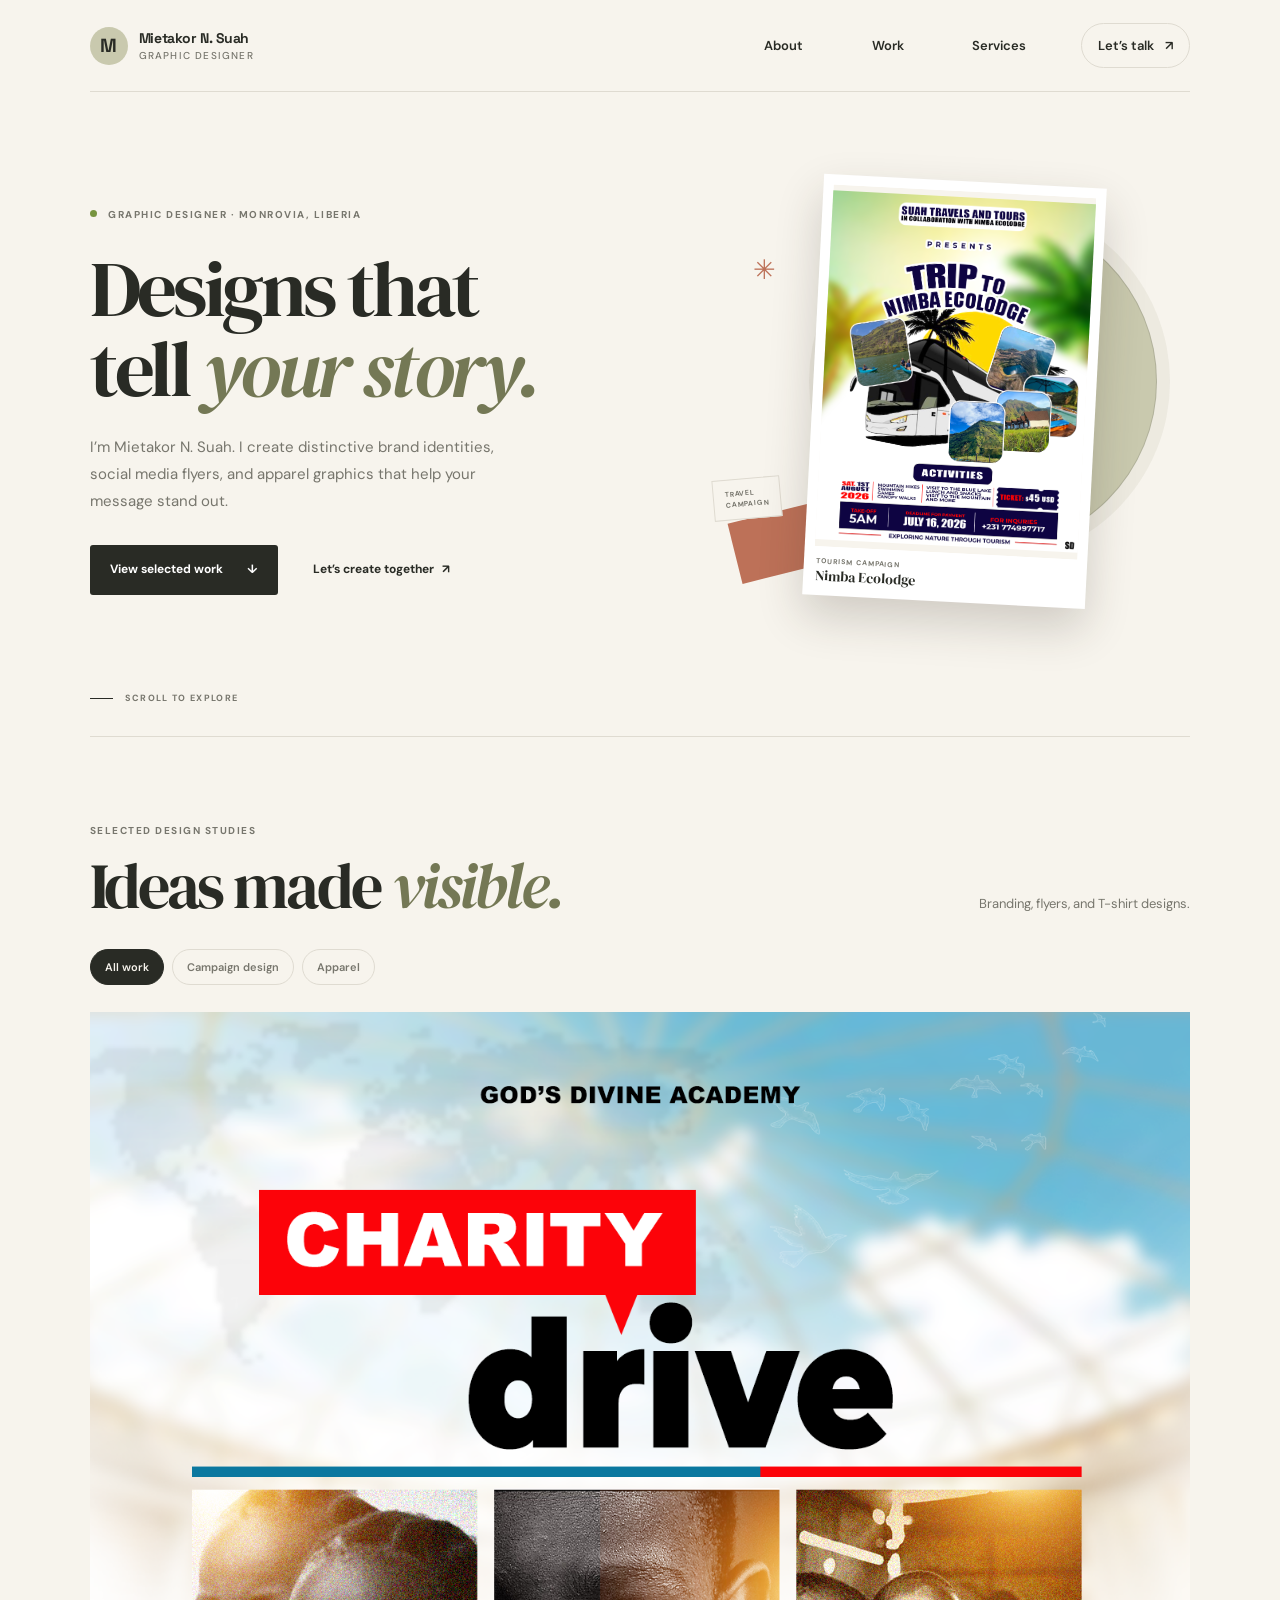
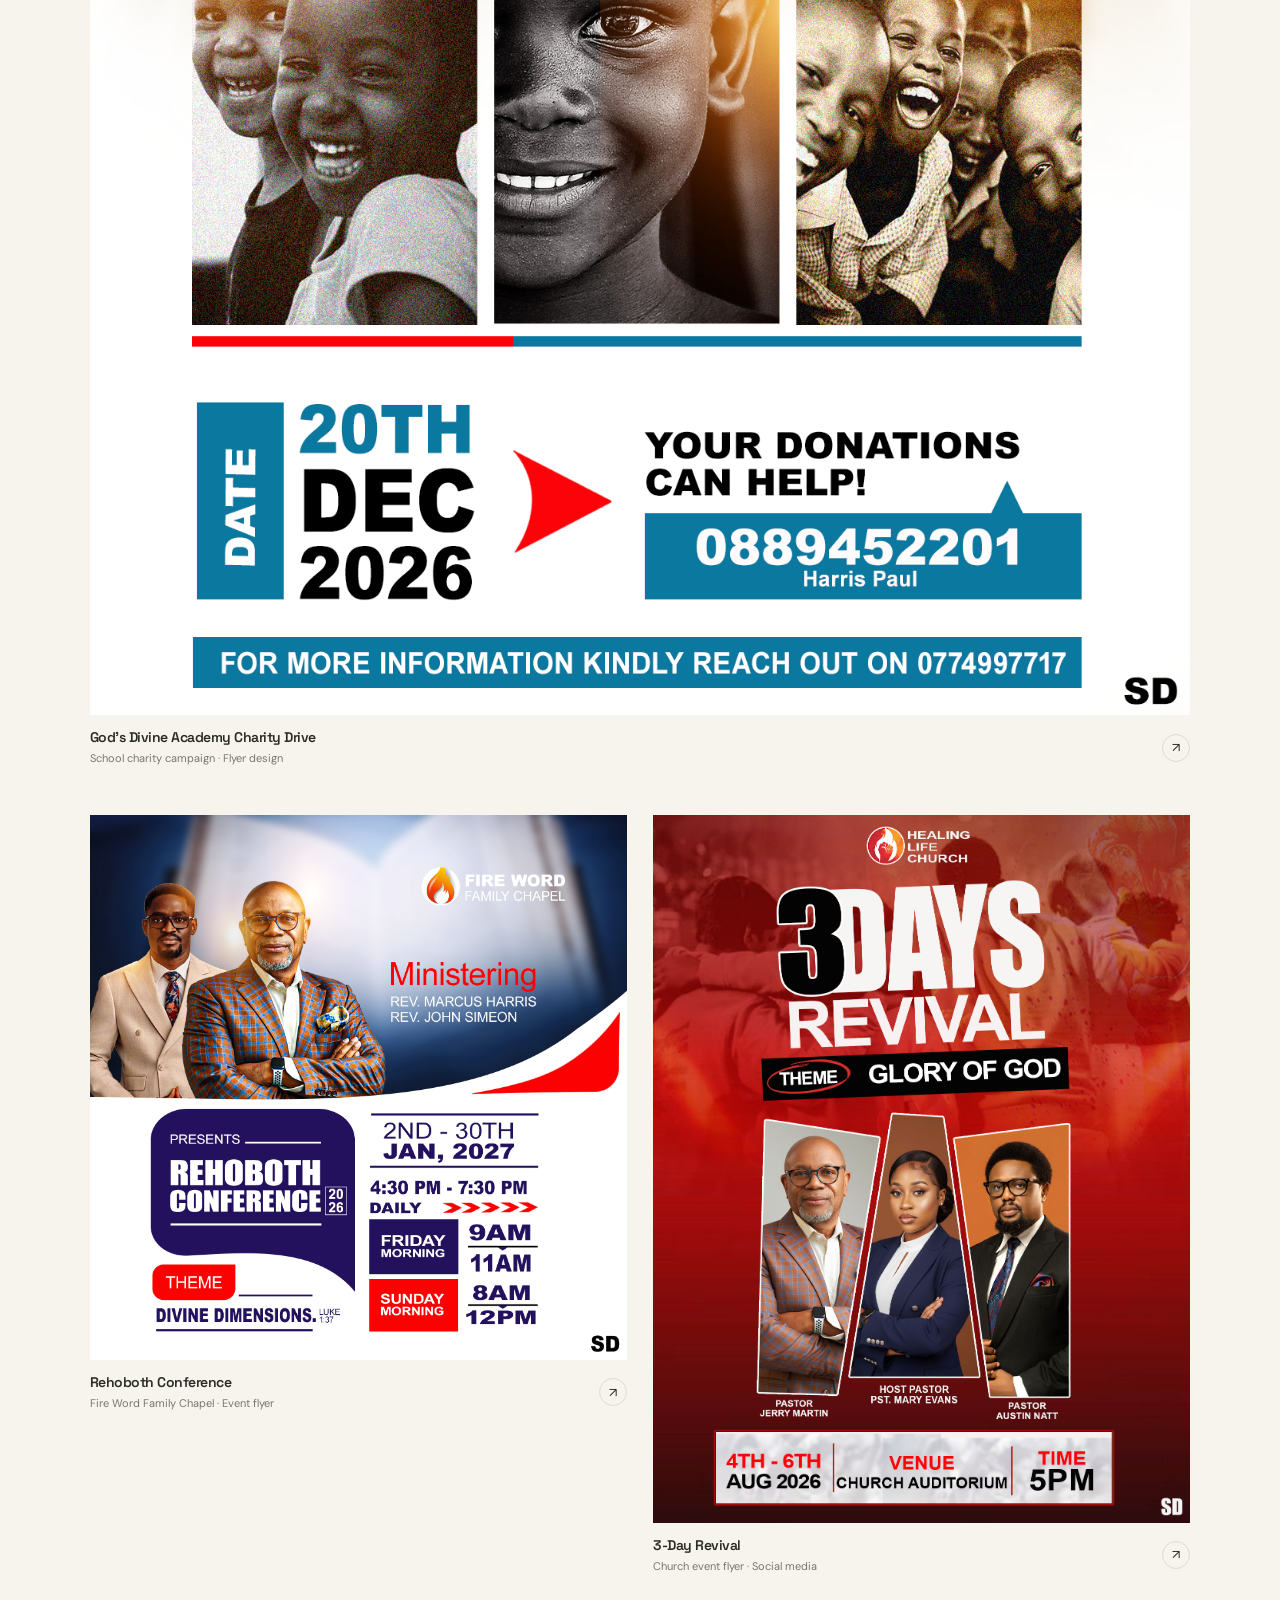
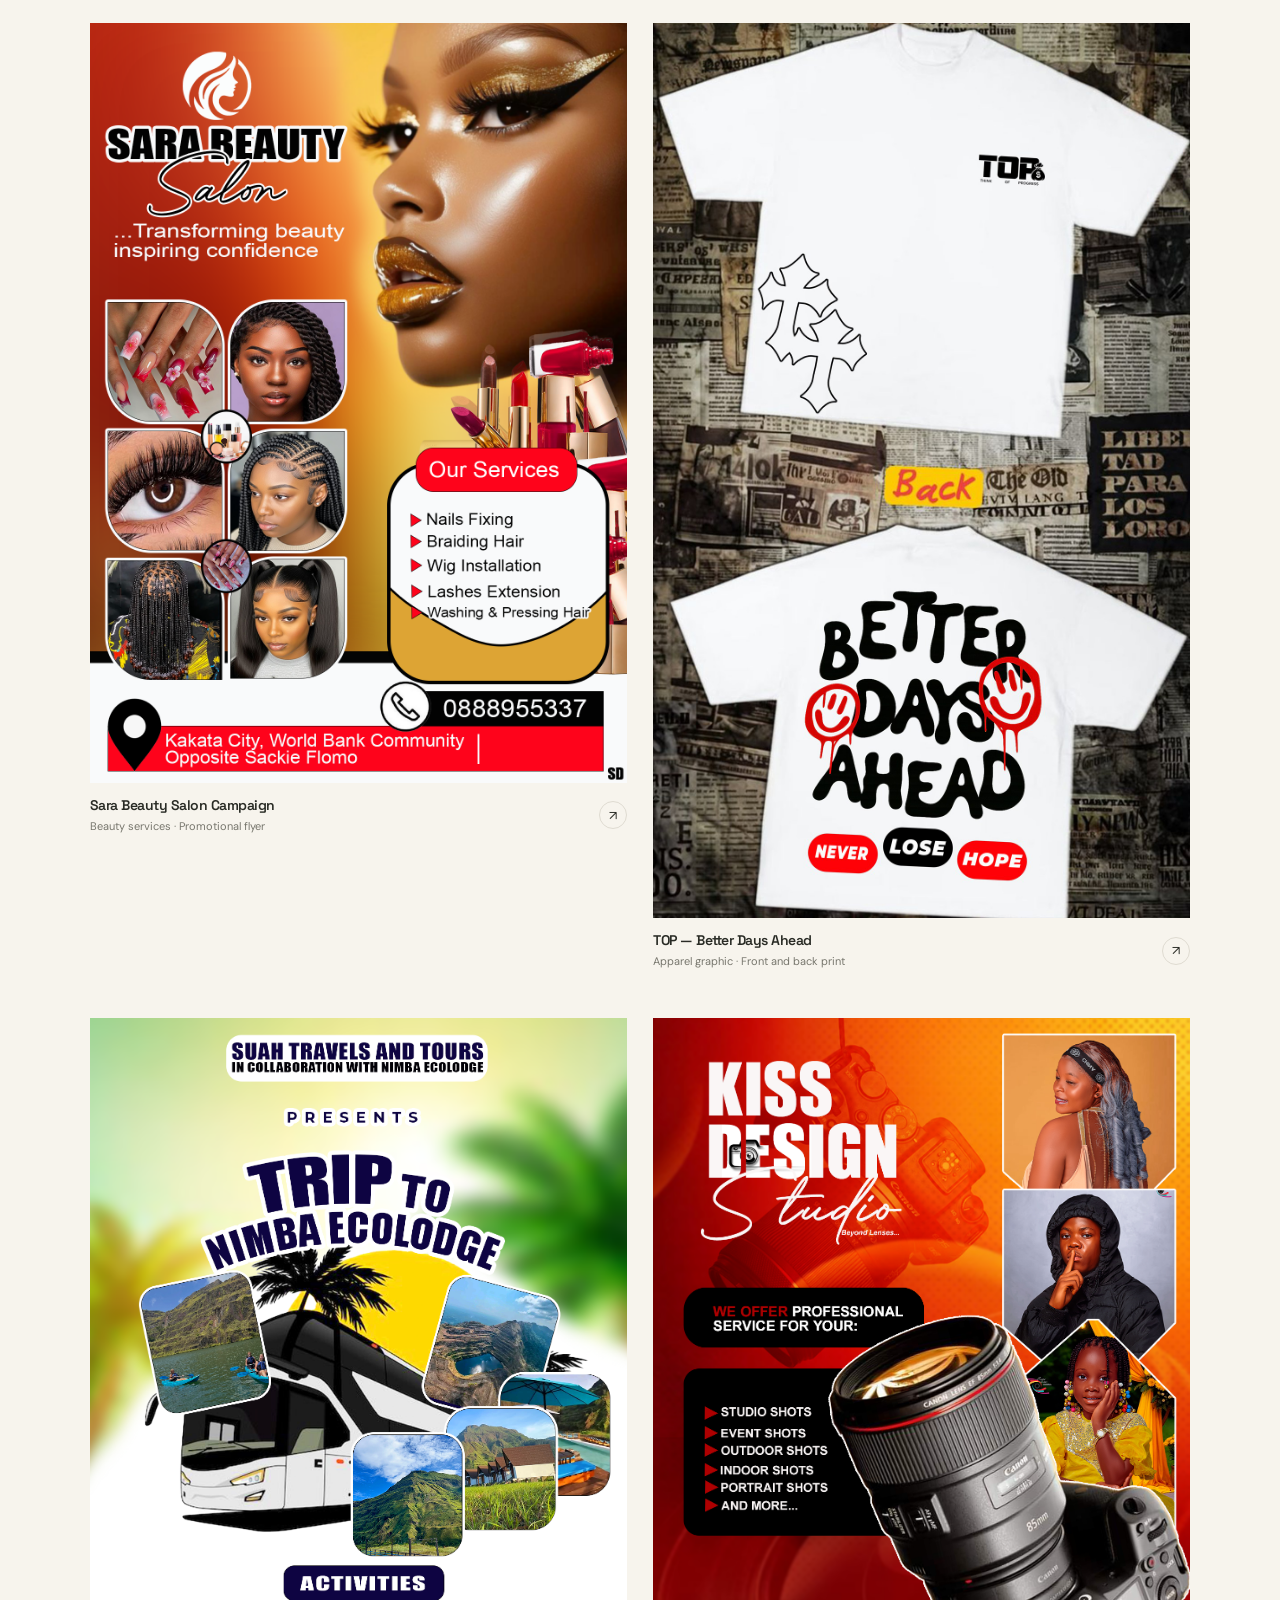
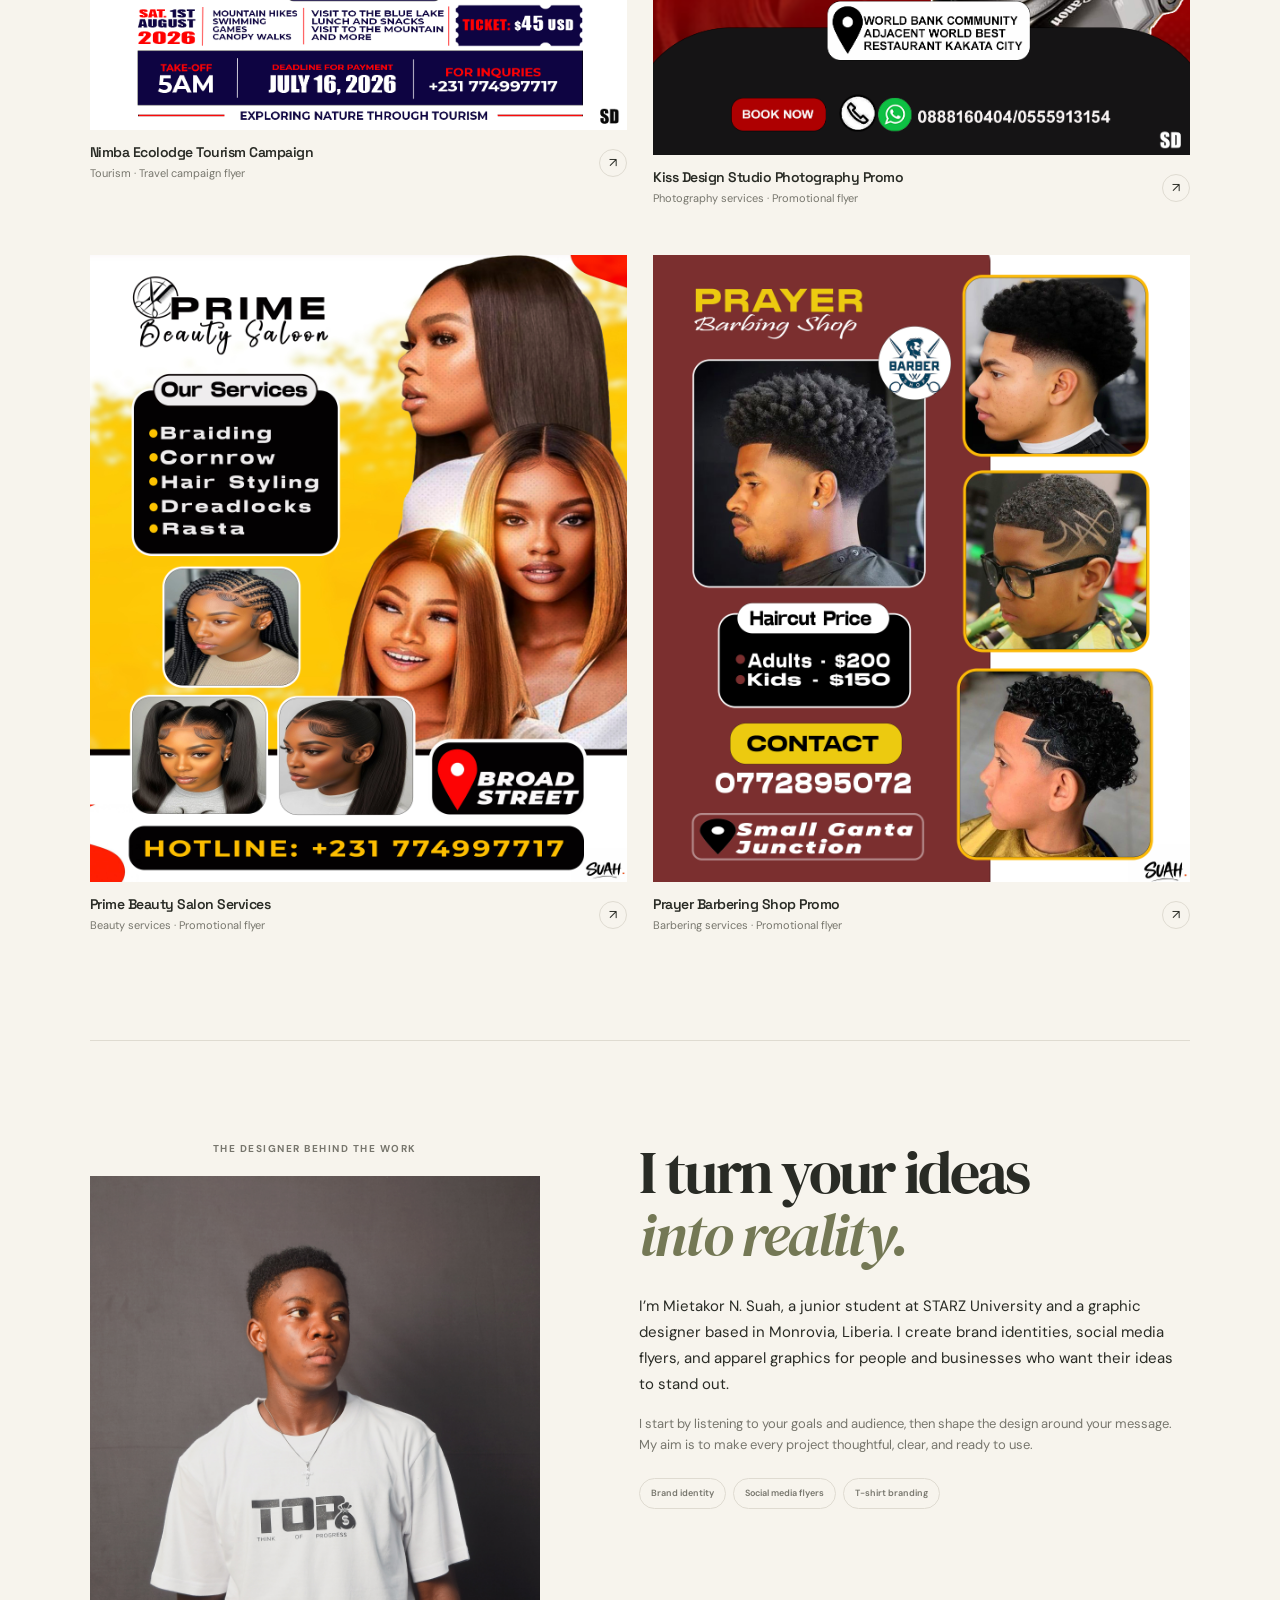
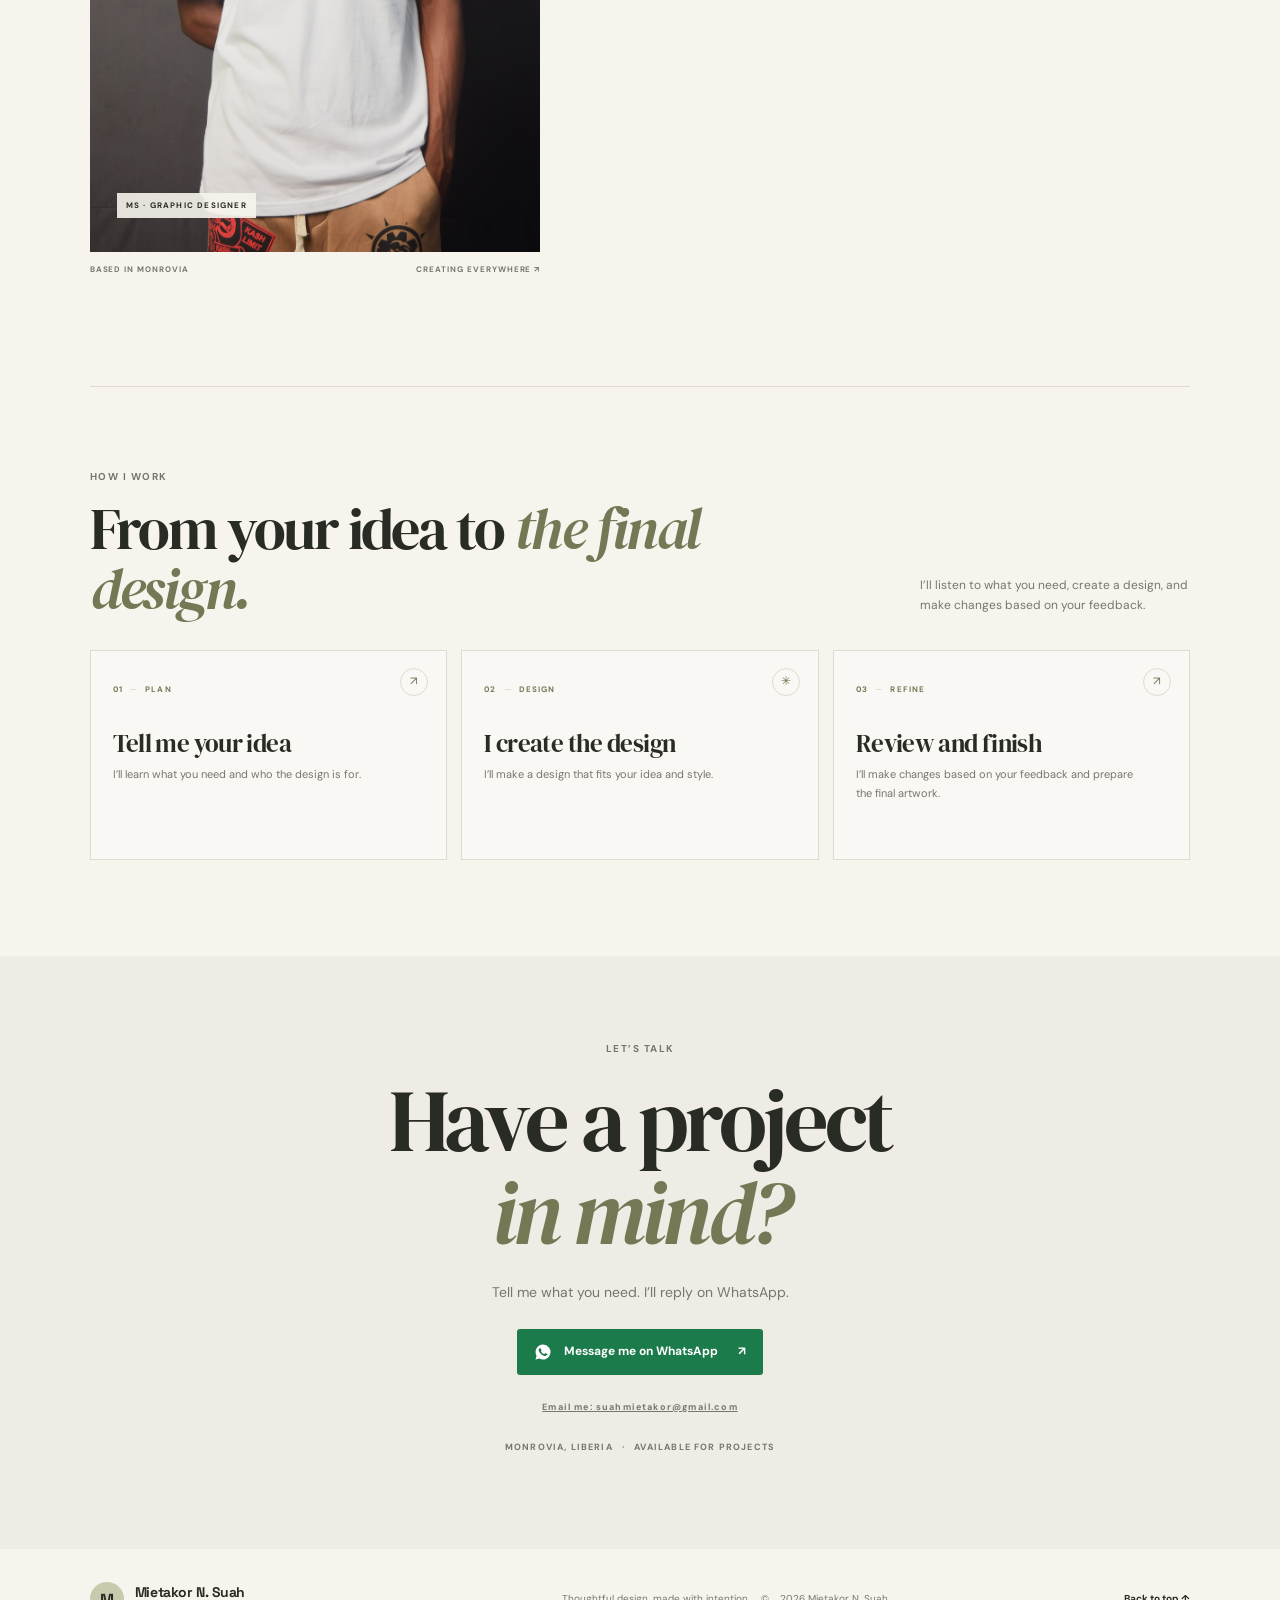
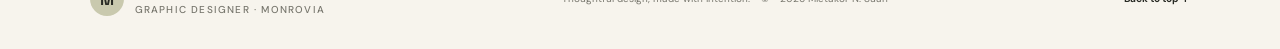
<file: index.html>
<!DOCTYPE html>
<html lang="en">
<head>
  <meta charset="utf-8">
  <meta name="viewport" content="width=device-width, initial-scale=1, viewport-fit=cover">
  <meta name="theme-color" content="#f5f2eb">
  <meta name="description" content="Mietakor N. Suah is a graphic designer in Monrovia, Liberia, creating brand identities, social media flyers, and T-shirt graphics.">
  <link rel="icon" href="favicon.svg" type="image/svg+xml">
  <meta property="og:title" content="Mietakor N. Suah — Graphic Designer">
  <meta property="og:description" content="Brand identities, social media flyers, and apparel graphics from Monrovia, Liberia.">
  <meta property="og:image" content="images/social-preview.jpg">
  <meta property="og:type" content="website">
  <meta name="twitter:card" content="summary_large_image">
  <meta name="twitter:image" content="images/social-preview.jpg">
  <title>Mietakor N. Suah — Graphic Designer</title>
  <link rel="preconnect" href="https://fonts.googleapis.com">
  <link rel="preconnect" href="https://fonts.gstatic.com" crossorigin>
  <link href="https://fonts.googleapis.com/css2?family=DM+Sans:wght@400;500;600;700&family=DM+Serif+Display:ital@0;1&family=Space+Grotesk:wght@400;500;600;700&display=swap" rel="stylesheet">
  <link rel="stylesheet" href="style.css">
</head>
<body>
  <div class="wrap">
    <header class="top">
      <a class="wordmark" href="#home" aria-label="Mietakor N. Suah home"><span class="mark">M</span><span>Mietakor N. Suah<small>Graphic designer</small></span></a>
      <nav aria-label="Main navigation">
        <a href="#about">About</a>
        <a href="#work">Work</a>
        <a href="services.html">Services</a>
        <a class="nav-contact" href="#contact">Let’s talk <span aria-hidden="true">↗</span></a>
      </nav>
    </header>

    <main>
      <section class="hero" id="home">
        <div class="hero-copy">
          <p class="eyebrow"><span class="status-dot"></span> GRAPHIC DESIGNER · MONROVIA, LIBERIA</p>
          <h1>Designs that<br>tell <em>your story.</em></h1>
          <p class="hero-intro">I’m Mietakor N. Suah. I create distinctive brand identities, social media flyers, and apparel graphics that help your message stand out.</p>
          <div class="hero-actions">
            <a class="button button-dark" href="#work">View selected work <span aria-hidden="true">↓</span></a>
            <a class="text-link wa-link" href="#">Let’s create together <span aria-hidden="true">↗</span></a>
          </div>
        </div>
        <div class="hero-feature" aria-label="Featured Nimba Ecolodge campaign">
          <span class="hero-feature__spark" aria-hidden="true">✳</span>
          <span class="hero-feature__tag" aria-hidden="true">TRAVEL<br>CAMPAIGN</span>
          <figure class="hero-feature__poster">
            <img src="images/ECOLODGE.png" alt="Suah Travels and Tours trip promotion to Nimba Ecolodge">
            <figcaption><span>TOURISM CAMPAIGN</span><strong>Nimba Ecolodge</strong></figcaption>
          </figure>
        </div>
        <a class="scroll-cue" href="#work"><span></span> SCROLL TO EXPLORE</a>
      </section>

      <section class="work-section" id="work">
        <div class="section-heading">
          <div><p class="eyebrow">SELECTED DESIGN STUDIES</p><h2>Ideas made <em>visible.</em></h2></div>
          <p class="section-note">Branding, flyers, and T-shirt designs.</p>
        </div>
        <div class="filters" role="group" aria-label="Filter projects">
          <button aria-pressed="true" data-f="all">All work</button>
          <button aria-pressed="false" data-f="Campaign design">Campaign design</button>
          <button aria-pressed="false" data-f="Apparel">Apparel</button>
        </div>
        <div class="grid">
          <article class="work work-featured" data-cat="Campaign design">
            <div class="cover cover-one">
              <img class="portfolio-image" src="images/CHARITY copy.png" alt="God’s Divine Academy charity drive flyer by Mietakor N. Suah" decoding="async">
              <div class="art-placeholder"><span class="slot-label">01 / CAMPAIGN DESIGN</span><span class="slot-plus" aria-hidden="true">+</span><strong>Campaign artwork unavailable</strong></div>
            </div>
            <div class="work-meta"><div><h3>God’s Divine Academy Charity Drive</h3><p>School charity campaign · Flyer design</p></div><span class="work-arrow" aria-hidden="true">↗</span></div>
          </article>
          <article class="work" data-cat="Campaign design">
            <div class="cover cover-two">
              <img class="portfolio-image" src="images/Divine dimensions copy.png" alt="Rehoboth Conference flyer for Fire Word Family Chapel by Mietakor N. Suah" decoding="async">
              <div class="art-placeholder"><span class="slot-label">02 / CAMPAIGN DESIGN</span><span class="slot-plus" aria-hidden="true">+</span><strong>Campaign artwork unavailable</strong></div>
            </div>
            <div class="work-meta"><div><h3>Rehoboth Conference</h3><p>Fire Word Family Chapel · Event flyer</p></div><span class="work-arrow" aria-hidden="true">↗</span></div>
          </article>
          <article class="work" data-cat="Campaign design">
            <div class="cover cover-three">
              <img class="portfolio-image" src="images/3DAY-REVIVALArtboard-1.png" alt="Three-day church revival flyer by Mietakor N. Suah" decoding="async">
              <div class="art-placeholder"><span class="slot-label">03 / CAMPAIGN DESIGN</span><span class="slot-plus" aria-hidden="true">+</span><strong>Campaign artwork unavailable</strong></div>
            </div>
            <div class="work-meta"><div><h3>3-Day Revival</h3><p>Church event flyer · Social media</p></div><span class="work-arrow" aria-hidden="true">↗</span></div>
          </article>
          <article class="work" data-cat="Campaign design">
            <div class="cover cover-four">
              <img class="portfolio-image" src="images/Sara.png" alt="Sara Beauty Salon services and promotional flyer by Mietakor N. Suah" decoding="async">
              <div class="art-placeholder"><span class="slot-label">04 / CAMPAIGN DESIGN</span><span class="slot-plus" aria-hidden="true">+</span><strong>Campaign artwork unavailable</strong></div>
            </div>
            <div class="work-meta"><div><h3>Sara Beauty Salon Campaign</h3><p>Beauty services · Promotional flyer</p></div><span class="work-arrow" aria-hidden="true">↗</span></div>
          </article>
          <article class="work work-featured" data-cat="Apparel">
            <div class="cover cover-five">
              <img class="portfolio-image" src="images/Untitled-1-optimized.jpg" alt="TOP apparel mockup with a front logo and Better Days Ahead back graphic by Mietakor N. Suah" decoding="async">
              <div class="art-placeholder"><span class="slot-label">05 / APPAREL</span><span class="slot-plus" aria-hidden="true">+</span><strong>Apparel artwork unavailable</strong></div>
            </div>
            <div class="work-meta"><div><h3>TOP — Better Days Ahead</h3><p>Apparel graphic · Front and back print</p></div><span class="work-arrow" aria-hidden="true">↗</span></div>
          </article>
          <article class="work" data-cat="Campaign design">
            <div class="cover cover-two">
              <img class="portfolio-image" src="images/ECOLODGE.png" alt="Nimba Ecolodge tourism campaign flyer by Mietakor N. Suah" decoding="async">
              <div class="art-placeholder"><span class="slot-label">06 / CAMPAIGN DESIGN</span><span class="slot-plus" aria-hidden="true">+</span><strong>Campaign artwork unavailable</strong></div>
            </div>
            <div class="work-meta"><div><h3>Nimba Ecolodge Tourism Campaign</h3><p>Tourism · Travel campaign flyer</p></div><span class="work-arrow" aria-hidden="true">↗</span></div>
          </article>
          <article class="work" data-cat="Campaign design">
            <div class="cover cover-one">
              <img class="portfolio-image" src="images/KD.png" alt="Kiss Design Studio photography services promotional flyer by Mietakor N. Suah" decoding="async">
              <div class="art-placeholder"><span class="slot-label">07 / CAMPAIGN DESIGN</span><span class="slot-plus" aria-hidden="true">+</span><strong>Campaign artwork unavailable</strong></div>
            </div>
            <div class="work-meta"><div><h3>Kiss Design Studio Photography Promo</h3><p>Photography services · Promotional flyer</p></div><span class="work-arrow" aria-hidden="true">↗</span></div>
          </article>
          <article class="work" data-cat="Campaign design">
            <div class="cover cover-five">
              <img class="portfolio-image" src="images/SALOON copy.jpg" alt="Prime Beauty Salon services promotional flyer by Mietakor N. Suah" decoding="async">
              <div class="art-placeholder"><span class="slot-label">08 / CAMPAIGN DESIGN</span><span class="slot-plus" aria-hidden="true">+</span><strong>Campaign artwork unavailable</strong></div>
            </div>
            <div class="work-meta"><div><h3>Prime Beauty Salon Services</h3><p>Beauty services · Promotional flyer</p></div><span class="work-arrow" aria-hidden="true">↗</span></div>
          </article>
          <article class="work" data-cat="Campaign design">
            <div class="cover cover-two">
              <img class="portfolio-image" src="images/BARBER copy.jpg" alt="Prayer Barbering Shop promotional flyer by Mietakor N. Suah" decoding="async">
              <div class="art-placeholder"><span class="slot-label">09 / CAMPAIGN DESIGN</span><span class="slot-plus" aria-hidden="true">+</span><strong>Campaign artwork unavailable</strong></div>
            </div>
            <div class="work-meta"><div><h3>Prayer Barbering Shop Promo</h3><p>Barbering services · Promotional flyer</p></div><span class="work-arrow" aria-hidden="true">↗</span></div>
          </article>
        </div>
      </section>

      <section class="about-section" id="about">
        <div class="about-visual">
          <p class="eyebrow about-label">THE DESIGNER BEHIND THE WORK</p>
          <div class="portrait-frame">
            <img class="portrait-image" src="images/DSC_1943 copy.jpg" alt="Portrait of Mietakor N. Suah">
            <span class="portrait-orbit" aria-hidden="true"></span>
            <span class="portrait-sun" aria-hidden="true"></span>
            <div class="portrait-placeholder">
              <span class="portrait-icon" aria-hidden="true"><i></i><b></b></span>
              <strong>YOUR PORTRAIT</strong>
              <small>Save your photo as <code>mietakor-portrait.jpg</code> in <code>images/</code></small>
            </div>
            <span class="portrait-index">MS · GRAPHIC DESIGNER</span>
          </div>
          <p class="portrait-caption"><span>BASED IN MONROVIA</span><span>CREATING EVERYWHERE ↗</span></p>
        </div>
        <div class="about-copy">
          <h2>I turn your ideas<br><em>into reality.</em></h2>
          <p class="about-intro">I’m Mietakor N. Suah, a junior student at STARZ University and a graphic designer based in Monrovia, Liberia. I create brand identities, social media flyers, and apparel graphics for people and businesses who want their ideas to stand out.</p>
          <p class="about-detail">I start by listening to your goals and audience, then shape the design around your message. My aim is to make every project thoughtful, clear, and ready to use.</p>
          <div class="about-tags" aria-label="Design specialties"><span>Brand identity</span><span>Social media flyers</span><span>T-shirt branding</span></div>
        </div>
      </section>

      <section class="process-section" aria-labelledby="process-title">
        <div class="process-heading">
          <div>
            <p class="eyebrow">HOW I WORK</p>
            <h2 id="process-title">From your idea to <em>the final design.</em></h2>
          </div>
          <p>I’ll listen to what you need, create a design, and make changes based on your feedback.</p>
        </div>
        <div class="process-grid">
          <article class="process-card">
            <span class="process-number">01 <i>—</i> PLAN</span>
            <h3>Tell me your idea</h3>
            <p>I’ll learn what you need and who the design is for.</p>
            <span class="process-mark" aria-hidden="true">↗</span>
          </article>
          <article class="process-card">
            <span class="process-number">02 <i>—</i> DESIGN</span>
            <h3>I create the design</h3>
            <p>I’ll make a design that fits your idea and style.</p>
            <span class="process-mark" aria-hidden="true">✳</span>
          </article>
          <article class="process-card">
            <span class="process-number">03 <i>—</i> REFINE</span>
            <h3>Review and finish</h3>
            <p>I’ll make changes based on your feedback and prepare the final artwork.</p>
            <span class="process-mark" aria-hidden="true">↗</span>
          </article>
        </div>
      </section>

      <section class="contact-section" id="contact">
        <div class="contact-grid">
          <div class="contact-info">
            <p class="eyebrow">LET’S TALK</p>
            <h2>Have a project<br><em>in mind?</em></h2>
            <p class="lead">Tell me what you need. I’ll reply on WhatsApp.</p>
            <a class="wa wa-link" href="#">
              <svg viewBox="0 0 24 24" aria-hidden="true"><path d="M12 2a10 10 0 0 0-8.6 15L2 22l5.1-1.3A10 10 0 1 0 12 2zm5.2 14.1c-.2.6-1.3 1.2-1.8 1.2-.5.1-1 .2-3.3-.7-2.8-1.2-4.6-4-4.7-4.2-.1-.2-1.1-1.5-1.1-2.8s.7-2 1-2.3c.2-.3.5-.3.7-.3h.5c.2 0 .4 0 .6.5l.8 2c.1.2.1.4 0 .5l-.4.6c-.1.2-.3.3-.1.6.2.3.8 1.3 1.7 2.1 1.1 1 2 1.3 2.3 1.4.3.1.4.1.6-.1l.8-1c.2-.3.4-.2.6-.1l1.9.9c.3.1.5.2.5.3.1.2.1.8-.1 1.4z"/></svg>
              Message me on WhatsApp <span aria-hidden="true">↗</span>
            </a>
            <p class="contact-location"><a href="mailto:suahmietakor@gmail.com">Email me: suahmietakor@gmail.com</a></p>
            <p class="contact-location">MONROVIA, LIBERIA <span>·</span> AVAILABLE FOR PROJECTS</p>
          </div>
        </div>
      </section>
    </main>
    <footer><a class="wordmark footer-mark" href="#home"><span class="mark">M</span><span>Mietakor N. Suah<small>Graphic designer · Monrovia</small></span></a><p>Thoughtful design, made with intention. <span>© <span id="year"></span> Mietakor N. Suah</span></p><a class="back-top" href="#home">Back to top ↑</a></footer>
  </div>
  <script src="script.js"></script>
</body>
</html>
</file>
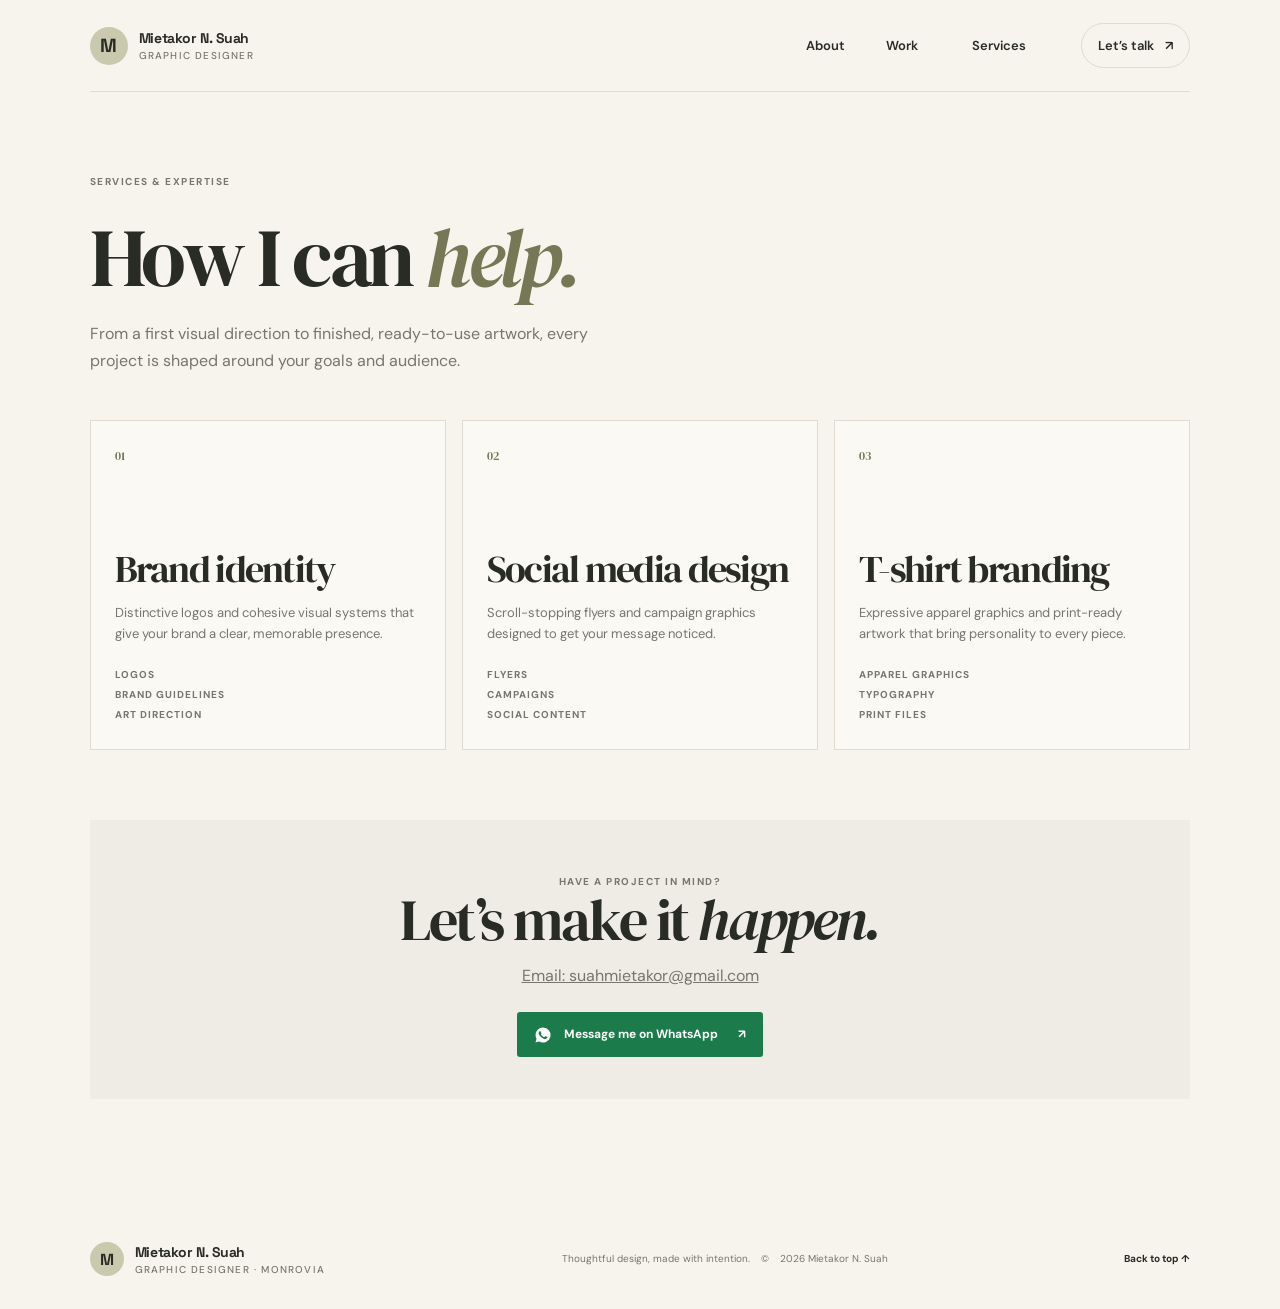
<file: services.html>
<!DOCTYPE html>
<html lang="en">
<head>
  <meta charset="utf-8">
  <meta name="viewport" content="width=device-width, initial-scale=1, viewport-fit=cover">
  <meta name="theme-color" content="#f7f4ed">
  <meta name="description" content="Graphic design services by Mietakor N. Suah: brand identity, social media design, and T-shirt branding.">
  <title>Services — Mietakor N. Suah</title>
  <link rel="preconnect" href="https://fonts.googleapis.com">
  <link rel="preconnect" href="https://fonts.gstatic.com" crossorigin>
  <link href="https://fonts.googleapis.com/css2?family=DM+Sans:wght@400;500;600;700&family=DM+Serif+Display:ital@0;1&family=Space+Grotesk:wght@400;500;600;700&display=swap" rel="stylesheet">
  <link rel="stylesheet" href="style.css">
</head>
<body>
  <div class="wrap">
    <header class="top">
      <a class="wordmark" href="index.html" aria-label="Mietakor N. Suah home"><span class="mark">M</span><span>Mietakor N. Suah<small>Graphic designer</small></span></a>
      <nav aria-label="Main navigation">
        <a href="index.html#about">About</a>
        <a href="index.html#work">Work</a>
        <a href="services.html">Services</a>
        <a class="nav-contact" href="#contact">Let’s talk <span aria-hidden="true">↗</span></a>
      </nav>
    </header>

    <main>
      <section class="services-page" id="services">
        <div class="services-page-heading">
          <p class="eyebrow">SERVICES &amp; EXPERTISE</p>
          <h1>How I can <em>help.</em></h1>
          <p>From a first visual direction to finished, ready-to-use artwork, every project is shaped around your goals and audience.</p>
        </div>

        <div class="services-page-grid">
          <article class="services-page-card">
            <span class="service-number">01</span>
            <h2>Brand identity</h2>
            <p>Distinctive logos and cohesive visual systems that give your brand a clear, memorable presence.</p>
            <ul><li>LOGOS</li><li>BRAND GUIDELINES</li><li>ART DIRECTION</li></ul>
          </article>
          <article class="services-page-card">
            <span class="service-number">02</span>
            <h2>Social media design</h2>
            <p>Scroll-stopping flyers and campaign graphics designed to get your message noticed.</p>
            <ul><li>FLYERS</li><li>CAMPAIGNS</li><li>SOCIAL CONTENT</li></ul>
          </article>
          <article class="services-page-card">
            <span class="service-number">03</span>
            <h2>T-shirt branding</h2>
            <p>Expressive apparel graphics and print-ready artwork that bring personality to every piece.</p>
            <ul><li>APPAREL GRAPHICS</li><li>TYPOGRAPHY</li><li>PRINT FILES</li></ul>
          </article>
        </div>

        <div class="services-page-contact" id="contact">
          <div>
            <p class="eyebrow">HAVE A PROJECT IN MIND?</p>
            <h2>Let’s make it <em>happen.</em></h2>
            <p><a href="mailto:suahmietakor@gmail.com">Email: suahmietakor@gmail.com</a></p>
          </div>
          <a class="wa wa-link" href="#">
            <svg viewBox="0 0 24 24" aria-hidden="true"><path d="M12 2a10 10 0 0 0-8.6 15L2 22l5.1-1.3A10 10 0 1 0 12 2zm5.2 14.1c-.2.6-1.3 1.2-1.8 1.2-.5.1-1 .2-3.3-.7-2.8-1.2-4.6-4-4.7-4.2-.1-.2-1.1-1.5-1.1-2.8s.7-2 1-2.3c.2-.3.5-.3.7-.3h.5c.2 0 .4 0 .6.5l.8 2c.1.2.1.4 0 .5l-.4.6c-.1.2-.3.3-.1.6.2.3.8 1.3 1.7 2.1 1.1 1 2 1.3 2.3 1.4.3.1.4.1.6-.1l.8-1c.2-.3.4-.2.6-.1l1.9.9c.3.1.5.2.5.3.1.2.1.8-.1 1.4z"/></svg>
            Message me on WhatsApp <span aria-hidden="true">↗</span>
          </a>
        </div>
      </section>
    </main>

    <footer>
      <a class="wordmark footer-mark" href="index.html"><span class="mark">M</span><span>Mietakor N. Suah<small>Graphic designer · Monrovia</small></span></a>
      <p>Thoughtful design, made with intention. <span>© <span id="year"></span> Mietakor N. Suah</span></p>
      <a class="back-top" href="#services">Back to top ↑</a>
    </footer>
  </div>
  <script src="script.js"></script>
</body>
</html>
</file>
<file: style.css>
:root {
  --paper: #f7f4ed;
  --ink: #292b25;
  --muted: #77766d;
  --line: #dfdbd1;
  --lime: #c9c9ae;
  --orange: #bd7158;
  --olive: #747855;
  --font-editorial: "DM Serif Display", Georgia, serif;
  --font-display: "Space Grotesk", sans-serif;
  --font-body: "DM Sans", sans-serif;
  color-scheme: light;
  scroll-behavior: smooth;
}

*, *::before, *::after { box-sizing: border-box; }
html { scroll-padding-top: 24px; }
body { margin: 0; background: var(--paper); color: var(--ink); font: 16px/1.65 var(--font-body); }
a { color: inherit; }
button, input, select, textarea { font: inherit; }
:focus-visible { outline: 3px solid var(--orange); outline-offset: 4px; }
.wrap { max-width: 1440px; margin: 0 auto; padding: 0 clamp(22px, 7vw, 104px); }
.top { min-height: 92px; display: flex; justify-content: space-between; align-items: center; border-bottom: 1px solid var(--line); }
.wordmark { display: inline-flex; gap: 11px; align-items: center; font: 700 14px/1.25 var(--font-display); text-decoration: none; letter-spacing: -.025em; }
.wordmark small { display: block; margin-top: 4px; color: var(--muted); font: 500 10px/1 var(--font-body); letter-spacing: .12em; text-transform: uppercase; }
.mark { width: 38px; height: 38px; display: grid; place-items: center; border-radius: 50%; background: var(--lime); font: 700 19px var(--font-display); }
nav { display: flex; align-items: center; gap: clamp(18px, 3.2vw, 46px); }
nav a { font-size: 13px; font-weight: 600; text-decoration: none; }
nav a:hover, .text-link:hover, .back-top:hover { color: #77752b; }
nav a[href="#work"], nav a[href="#about"], nav a[href="services.html"] { padding: 8px 13px; border: 1px solid transparent; border-radius: 999px; transition: background .2s, color .2s, border-color .2s, box-shadow .2s; }
nav a[href="#work"]:hover, nav a[href="#about"]:hover, nav a[href="services.html"]:hover { border-color: rgba(41, 43, 37, .16); background: rgba(41, 43, 37, .78); box-shadow: inset 0 1px 0 rgba(255, 255, 255, .16), 0 4px 12px rgba(41, 43, 37, .12); color: var(--paper); -webkit-backdrop-filter: blur(10px); backdrop-filter: blur(10px); }
nav .nav-contact { padding: 11px 16px; border: 1px solid var(--line); border-radius: 99px; transition: background .2s, color .2s, border-color .2s, box-shadow .2s; }
nav .nav-contact:hover { border-color: rgba(41, 43, 37, .16); background: rgba(41, 43, 37, .78); box-shadow: inset 0 1px 0 rgba(255, 255, 255, .16), 0 4px 12px rgba(41, 43, 37, .12); color: var(--paper); -webkit-backdrop-filter: blur(10px); backdrop-filter: blur(10px); }
nav .nav-contact span { margin-left: 8px; }
.hero { position: relative; min-height: 590px; display: grid; grid-template-columns: minmax(0, 1.08fr) minmax(360px, .92fr); align-items: center; gap: 20px; padding: 70px 0 96px; }
.hero-copy { position: relative; z-index: 1; }
.hero-feature { position: relative; isolation: isolate; width: 100%; max-width: 540px; aspect-ratio: 1.04; justify-self: end; }
.hero-feature::before, .hero-feature::after { position: absolute; z-index: -1; content: ""; }
.hero-feature::before { top: 11%; right: 7%; width: 67%; aspect-ratio: 1; border-radius: 50%; background: var(--lime); box-shadow: 0 0 0 1px rgba(116,120,85,.5), 0 0 0 14px rgba(116,120,85,.08); }
.hero-feature::after { bottom: 15%; left: 8%; width: 28%; height: 13%; background: var(--orange); transform: rotate(-14deg); }
.hero-feature__poster { position: absolute; top: 4%; left: 24%; z-index: 2; display: flex; width: 57%; height: 88%; flex-direction: column; margin: 0; padding: 10px; background: #fff; box-shadow: 0 20px 46px rgba(48,42,32,.2); transform: rotate(3deg); }
.hero-feature__poster img { display: block; width: 100%; min-height: 0; flex: 1; object-fit: contain; background: var(--paper); }
.hero-feature__poster figcaption { display: flex; flex-direction: column; gap: 2px; padding: 9px 2px 1px; }
.hero-feature__poster figcaption span { color: var(--muted); font-size: 7px; font-weight: 700; letter-spacing: .14em; }
.hero-feature__poster figcaption strong { font: 500 14px/1.1 var(--font-editorial); }
.hero-feature__tag { position: absolute; top: 66%; left: 4%; z-index: 1; padding: 9px 11px; border: 1px solid var(--line); background: var(--paper); color: var(--muted); font-size: 7px; font-weight: 700; letter-spacing: .13em; line-height: 1.5; transform: rotate(-5deg); }
.hero-feature__spark { position: absolute; top: 18%; left: 12%; z-index: 3; color: var(--orange); font-size: 27px; }
.eyebrow { margin: 0 0 25px; color: var(--muted); font-size: 10px; font-weight: 700; letter-spacing: .15em; }
.status-dot { display: inline-block; width: 7px; height: 7px; margin: 0 8px 1px 0; border-radius: 50%; background: #77943f; }
h1, h2, h3, p { margin-top: 0; }
h1, h2 { font-family: var(--font-editorial); letter-spacing: -.045em; font-weight: 400; }
.hero h1 { margin: 0 0 25px; font-size: clamp(56px, 6.2vw, 84px); line-height: 1.01; }
h1 em, h2 em { font-family: var(--font-editorial); font-weight: 400; }
.hero h1 em { color: var(--olive); }
.hero-intro { max-width: 445px; margin-bottom: 30px; color: var(--muted); font-size: 15px; line-height: 1.8; }
.hero-actions { display: flex; align-items: center; flex-wrap: wrap; gap: 20px; }
.button { min-height: 50px; display: inline-flex; justify-content: center; align-items: center; gap: 24px; padding: 0 20px; border: 0; border-radius: 3px; cursor: pointer; font-size: 12px; font-weight: 700; text-decoration: none; transition: transform .2s, background .2s; }
.button:hover { transform: translateY(-2px); }
.button-dark { background: var(--ink); color: white; }
.button-dark:hover { background: #383a30; }
.text-link { font-size: 12px; font-weight: 700; text-decoration: none; }
.hero-actions .text-link.wa-link { padding: 10px 14px; border: 1px solid transparent; border-radius: 999px; transition: background .2s, color .2s, border-color .2s, box-shadow .2s; }
.hero-actions .text-link.wa-link:hover { border-color: var(--ink); background: transparent; box-shadow: none; color: var(--ink); }
.text-link span { padding-left: 5px; }
.scroll-cue { position: absolute; left: 0; bottom: 30px; display: flex; align-items: center; gap: 12px; color: var(--muted); font-size: 9px; font-weight: 700; letter-spacing: .15em; text-decoration: none; }
.scroll-cue span { width: 23px; height: 1px; background: var(--ink); }
.work-section { padding: 86px 0 106px; border-top: 1px solid var(--line); }
.section-heading { display: flex; justify-content: space-between; align-items: end; gap: 30px; margin-bottom: 30px; }
.section-heading .eyebrow { margin-bottom: 12px; }
h2 { margin: 0; font-size: clamp(42px, 5vw, 66px); line-height: 1.05; }
.section-heading h2 em, .about-copy h2 em, .contact-info h2 em { color: var(--olive); }
.section-note { max-width: 230px; margin: 0 0 4px; color: var(--muted); font-size: 13px; }
.filters { display: flex; flex-wrap: wrap; gap: 8px; margin-bottom: 27px; }
.filters button { padding: 8px 14px; border: 1px solid var(--line); border-radius: 99px; background: transparent; color: var(--muted); cursor: pointer; font-size: 11px; font-weight: 600; transition: .2s; }
.filters button:hover { border-color: var(--ink); color: var(--ink); }
.filters button[aria-pressed="true"] { border-color: var(--ink); background: var(--ink); color: var(--paper); }
.grid { display: grid; grid-template-columns: repeat(2, minmax(0, 1fr)); gap: 48px 26px; }
.work[hidden] { display: none; }
.cover { position: relative; display: block; width: 100%; aspect-ratio: 1.35; overflow: hidden; transition: transform .35s, box-shadow .35s; }
.work:hover .cover { transform: translateY(-4px); box-shadow: 0 18px 35px rgba(47, 42, 32, .12); }
.work-featured:first-child { grid-column: 1 / -1; }
.work-featured .cover { aspect-ratio: 1.9; }
.work-meta { display: flex; justify-content: space-between; align-items: center; padding-top: 13px; }
.work-meta h3 { margin: 0 0 3px; font: 600 14px var(--font-display); letter-spacing: -.035em; }
.work-meta p { margin: 0; color: var(--muted); font-size: 11px; }
.work-arrow { width: 28px; height: 28px; display: grid; place-items: center; border: 1px solid var(--line); border-radius: 50%; font-size: 13px; }
.cover-one { background: #d2d4bd; color: #31372b; }
.cover-two { background: #e3c9b8; color: #49352e; }
.cover-three { background: #39463d; color: #f2eee2; }
.cover-four { background: #e5d7bd; color: #354336; }
.cover-five { background: #514747; color: #ead9ae; }
.cover::before { position: absolute; z-index: 0; top: 13%; right: 12%; width: 35%; aspect-ratio: 1; border: 1px solid currentColor; border-radius: 50%; content: ""; opacity: .28; }
.cover::after { position: absolute; z-index: 0; top: 20%; right: 20%; width: 19%; aspect-ratio: 1; border-radius: 50%; background: currentColor; content: ""; opacity: .08; }
.portfolio-image { position: absolute; z-index: 2; inset: 0; display: none; width: 100%; height: 100%; object-fit: contain; }
.cover.has-image .portfolio-image { display: block; }
.art-placeholder { position: absolute; z-index: 1; inset: 0; display: flex; flex-direction: column; justify-content: center; align-items: center; gap: 12px; padding: 48px 18px 22px; text-align: center; }
.slot-label { position: absolute; top: 7%; left: 6%; z-index: 1; font-size: 8px; font-weight: 700; letter-spacing: .15em; }
.slot-plus { width: 42px; height: 42px; display: grid; place-items: center; border: 1px solid currentColor; border-radius: 50%; font: 300 25px/1 var(--font-body); }
.art-placeholder strong { font: 500 21px/1.2 var(--font-editorial); }
.art-placeholder small { font-size: 10px; opacity: .78; }
.art-placeholder code { font: 600 10px var(--font-body); }
.about-section { display: grid; grid-template-columns: .9fr 1.1fr; gap: 9%; align-items: start; padding: 100px 0 110px; border-top: 1px solid var(--line); }
.portrait-frame { position: relative; width: 100%; aspect-ratio: .82; overflow: hidden; background: #d3d4bd; }
.portrait-image { position: absolute; z-index: 2; inset: 0; display: none; width: 100%; height: 100%; object-fit: contain; }
.portrait-frame.has-portrait .portrait-image { display: block; }
.portrait-frame.has-portrait .portrait-placeholder,
.portrait-frame.has-portrait .portrait-orbit,
.portrait-frame.has-portrait .portrait-sun { display: none; }
.portrait-orbit { position: absolute; width: 90%; aspect-ratio: 1; top: -13%; left: -20%; border: 1px solid rgba(33, 39, 27, .32); border-radius: 50%; }
.portrait-sun { position: absolute; width: 42%; aspect-ratio: 1; top: 10%; right: 9%; border-radius: 50%; background: #bd7158; }
.portrait-placeholder { position: absolute; inset: 14% 12% 13%; display: flex; flex-direction: column; justify-content: center; align-items: center; gap: 12px; border: 1px solid rgba(247, 244, 237, .8); background: rgba(247, 244, 237, .68); text-align: center; }
.portrait-icon { position: relative; width: 70px; height: 70px; margin-bottom: 5px; border: 1px solid var(--ink); border-radius: 50%; }
.portrait-icon i { position: absolute; top: 15px; left: 26px; width: 16px; height: 16px; border: 1px solid var(--ink); border-radius: 50%; }
.portrait-icon b { position: absolute; bottom: 13px; left: 17px; width: 34px; height: 17px; border: 1px solid var(--ink); border-radius: 50% 50% 45% 45%; }
.portrait-placeholder strong { font: 700 10px var(--font-display); letter-spacing: .16em; }
.portrait-placeholder small { color: var(--muted); font-size: 10px; }
.portrait-index { position: absolute; z-index: 3; bottom: 5%; left: 6%; padding: 6px 9px; background: rgba(247, 244, 237, .9); color: var(--ink); font-size: 8px; font-weight: 700; letter-spacing: .15em; }
.portrait-caption { display: flex; justify-content: space-between; gap: 10px; margin: 11px 0 0; color: var(--muted); font-size: 8px; font-weight: 700; letter-spacing: .12em; }
.about-label { width: 100%; margin: 0 0 18px; text-align: center; }
.about-copy > .eyebrow { margin: 0 0 20px; font-size: 9px; }
.about-copy h2 { margin: 0 0 25px; font-size: clamp(43px, 4.7vw, 65px); }
.about-copy > p { max-width: 570px; color: var(--muted); font-size: 13px; }
.about-copy > .about-intro { color: var(--ink); font-size: 15px; line-height: 1.75; }
.about-tags { display: flex; flex-wrap: wrap; gap: 7px; margin: 23px 0 30px; }
.about-tags span { padding: 7px 11px; border: 1px solid var(--line); border-radius: 99px; color: var(--muted); font-size: 9px; font-weight: 600; }
.services { margin-top: 35px; }
.services-heading { display: flex; justify-content: space-between; align-items: end; gap: 16px; margin-bottom: 14px; }
.services-heading .eyebrow { margin: 0 0 5px; font-size: 9px; }
.services-heading h3 { margin: 0; font: 400 28px/1.1 var(--font-editorial); letter-spacing: -.035em; }
.services-heading > span { padding-bottom: 3px; color: var(--muted); font-size: 8px; font-weight: 600; letter-spacing: .1em; line-height: 1.5; text-align: right; }
.service-item { display: grid; grid-template-columns: 34px minmax(0, 1fr) 32px; gap: 12px; align-items: start; padding: 17px 14px; border: 1px solid var(--line); border-bottom: 0; background: rgba(255, 255, 255, .26); transition: background .2s, padding .2s; }
.service-item:last-child { border-bottom: 1px solid var(--line); }
.service-item:hover { padding-right: 10px; padding-left: 18px; background: rgba(255, 255, 255, .62); }
.service-number { padding-top: 3px; color: var(--olive); font: 400 12px var(--font-editorial); }
.service-copy h4 { margin: 0 0 4px; font: 600 14px var(--font-display); letter-spacing: -.025em; }
.service-copy p { max-width: 430px; margin: 0 0 8px; color: var(--muted); font-size: 11px; line-height: 1.55; }
.service-detail { color: var(--muted); font-size: 7px; font-weight: 700; letter-spacing: .11em; }
.service-arrow { width: 29px; height: 29px; display: grid; place-items: center; border: 1px solid var(--line); border-radius: 50%; color: var(--olive); font-size: 12px; }
.process-section { padding: 82px 0 96px; border-top: 1px solid var(--line); }
.process-heading { display: flex; justify-content: space-between; align-items: end; gap: 30px; margin-bottom: 30px; }
.process-heading .eyebrow { margin-bottom: 13px; }
.process-heading h2 { max-width: 650px; font-size: clamp(38px, 4.5vw, 58px); }
.process-heading h2 em { color: var(--olive); }
.process-heading > p { max-width: 270px; margin: 0 0 4px; color: var(--muted); font-size: 12px; }
.process-grid { display: grid; grid-template-columns: repeat(3, minmax(0, 1fr)); gap: 14px; }
.process-card { position: relative; min-height: 210px; padding: 23px 22px; border: 1px solid var(--line); background: rgba(255, 255, 255, .35); transition: transform .2s, background .2s, box-shadow .2s; }
.process-card:hover { transform: translateY(-3px); background: rgba(255, 255, 255, .7); box-shadow: 0 12px 28px rgba(47, 42, 32, .07); }
.process-number { color: var(--olive); font-size: 8px; font-weight: 700; letter-spacing: .14em; }
.process-number i { padding: 0 4px; font-style: normal; color: var(--line); }
.process-card h3 { margin: 30px 0 8px; font: 400 25px/1.1 var(--font-editorial); letter-spacing: -.025em; }
.process-card p { max-width: 290px; margin: 0; color: var(--muted); font-size: 11px; line-height: 1.65; }
.process-mark { position: absolute; top: 17px; right: 18px; width: 28px; height: 28px; display: grid; place-items: center; border: 1px solid var(--line); border-radius: 50%; color: var(--olive); font-size: 12px; }
.contact-section { margin: 0 calc(clamp(22px, 7vw, 104px) * -1); padding: 85px clamp(22px, 7vw, 104px) 95px; background: #eeece4; }
.contact-grid { max-width: 760px; margin: 0 auto; text-align: center; }
.contact-info .eyebrow { margin-bottom: 17px; }
.contact-info h2 { margin-bottom: 22px; font-size: clamp(54px, 7vw, 88px); }
.lead { max-width: 400px; margin: 0 auto 25px; color: var(--muted); font-size: 14px; }
.wa { display: inline-flex; align-items: center; gap: 12px; padding: 13px 17px; border-radius: 3px; background: #1b7b4b; color: white; font-size: 12px; font-weight: 700; text-decoration: none; transition: background .2s, transform .2s; }
.wa:hover { transform: translateY(-2px); background: #125f38; }
.wa svg { width: 18px; height: 18px; fill: currentColor; }
.wa > span { margin-left: 8px; }
.contact-location { margin: 25px 0 0; color: var(--muted); font-size: 9px; font-weight: 700; letter-spacing: .13em; }
.contact-location span { padding: 0 6px; }
footer { min-height: 100px; display: flex; justify-content: space-between; align-items: center; gap: 20px; }
footer > p { margin: 0; color: var(--muted); font-size: 10px; }
footer > p span { padding-left: 8px; }
.footer-mark .mark { width: 34px; height: 34px; font-size: 16px; }
.back-top { font-size: 10px; font-weight: 700; text-decoration: none; }

@media (min-width: 1500px) { .contact-section { border-radius: 3px; } }
@media (max-width: 780px) {
  .hero { min-height: auto; grid-template-columns: 1fr; padding-top: 64px; padding-bottom: 90px; }
  .hero h1 { font-size: clamp(49px, 6.5vw, 68px); }
  .hero-feature { width: min(100%, 560px); aspect-ratio: 1.45; justify-self: center; }
  .hero-feature__poster { left: 31%; width: 46%; height: 86%; }
  .hero-feature__tag { top: 65%; left: 9%; }
  .about-section { gap: 5%; }
  .process-section { padding: 68px 0 76px; }
  .process-heading { align-items: start; flex-direction: column; gap: 15px; }
  .process-heading > p { max-width: 430px; }
  .process-card { min-height: 225px; padding: 19px 16px; }
}
@media (max-width: 600px) {
  .wrap { padding-right: 20px; padding-left: 20px; }
  .top { min-height: 76px; flex-wrap: wrap; row-gap: 8px; padding: 12px 0; }
  .wordmark { font-size: 12px; }
  .mark { width: 34px; height: 34px; }
  nav { width: 100%; justify-content: space-between; gap: 4px; }
  nav a { font-size: 11px; }
  nav .nav-contact { padding: 8px 10px; }
  .hero-actions { flex-wrap: nowrap; gap: 6px; }
  .hero-actions .button { gap: 8px; padding-right: 10px; padding-left: 10px; font-size: 10px; }
  .hero-actions .text-link.wa-link { padding-right: 4px; padding-left: 4px; font-size: 10px; white-space: nowrap; }
  .hero { grid-template-columns: 1fr; gap: 34px; padding: 60px 0 78px; }
  .hero h1 { font-size: clamp(54px, 14vw, 76px); }
  .hero-intro { max-width: 350px; font-size: 15px; }
  .hero-feature { width: min(100%, 430px); aspect-ratio: 1.42; }
  .hero-feature__poster { left: 30%; width: 48%; height: 86%; }
  .hero-feature__tag { top: 64%; left: 5%; padding: 8px; font-size: 6px; }
  .scroll-cue { bottom: 25px; }
  .work-section { padding: 67px 0 75px; }
  .section-heading { display: block; }
  .section-note { margin-top: 15px; }
  h2 { font-size: 47px; }
  .grid { grid-template-columns: 1fr; gap: 30px; }
  .work-featured .cover, .cover { aspect-ratio: 1.3; }
  .about-section { grid-template-columns: 1fr; gap: 35px; padding: 70px 0 76px; }
  .about-visual { width: 100%; max-width: 420px; }
  .about-copy h2 { font-size: clamp(44px, 12vw, 54px); }
  .process-section { padding: 60px 0 68px; }
  .process-heading h2 { font-size: 43px; }
  .process-grid { grid-template-columns: 1fr; gap: 10px; }
  .process-card { min-height: 175px; padding: 20px; }
  .process-card h3 { margin-top: 24px; }
  .services-heading > span { font-size: 7px; }
  .service-item { grid-template-columns: 25px minmax(0, 1fr) 29px; gap: 8px; padding: 15px 10px; }
  .service-detail { font-size: 6px; letter-spacing: .08em; }
  .contact-section { margin-right: -20px; margin-left: -20px; padding: 65px 20px 70px; }
  .contact-info h2 { font-size: 64px; }
  footer { min-height: 130px; flex-wrap: wrap; padding: 22px 0; }
  footer > p { order: 3; width: 100%; }
}
@media (max-width: 370px) {
  .wordmark small { font-size: 8px; }
  nav { gap: 10px; }
  nav a { font-size: 10px; }
}
.services-page { padding: 82px 0 110px; }
.services-page-heading { max-width: 760px; margin-bottom: 46px; }
.services-page-heading h1 { margin: 0 0 22px; font: 400 clamp(54px, 7vw, 82px)/1.02 var(--font-editorial); letter-spacing: -.045em; }
.services-page-heading h1 em { color: var(--olive); }
.services-page-heading p { max-width: 520px; color: var(--muted); }
.services-page-grid { display: grid; grid-template-columns: repeat(3, minmax(0, 1fr)); gap: 16px; }
.services-page-card { min-height: 330px; display: flex; flex-direction: column; padding: 24px; border: 1px solid var(--line); background: rgba(255,255,255,.38); }
.services-page-card .service-number { margin-bottom: 72px; }
.services-page-card h2 { margin: auto 0 12px; font-size: 38px; }
.services-page-card p { margin: 0 0 20px; color: var(--muted); font-size: 13px; }
.services-page-card ul { margin: 0; padding: 0; list-style: none; color: var(--muted); font-size: 10px; font-weight: 700; letter-spacing: .1em; line-height: 2; }
.services-page-contact { display: flex; flex-direction: column; align-items: center; gap: 0; margin-top: 70px; padding: 42px; background: #eeece4; text-align: center; }
.services-page-contact > div { width: 100%; }
.services-page-contact .wa { margin: 22px auto 0; }
.services-page-contact h2 { font-size: clamp(42px, 5vw, 58px); }
.services-page-contact p { margin: 12px 0 0; color: var(--muted); }
.services-page-contact .wa { flex-shrink: 0; }
@media (max-width: 780px) {
  .services-page-grid { grid-template-columns: 1fr; }
  .services-page-card { min-height: 260px; }
  .services-page-card .service-number { margin-bottom: 36px; }
}
@media (prefers-reduced-motion: reduce) {
  *, *::before, *::after { scroll-behavior: auto !important; transition-duration: .01ms !important; }
}
</file>
